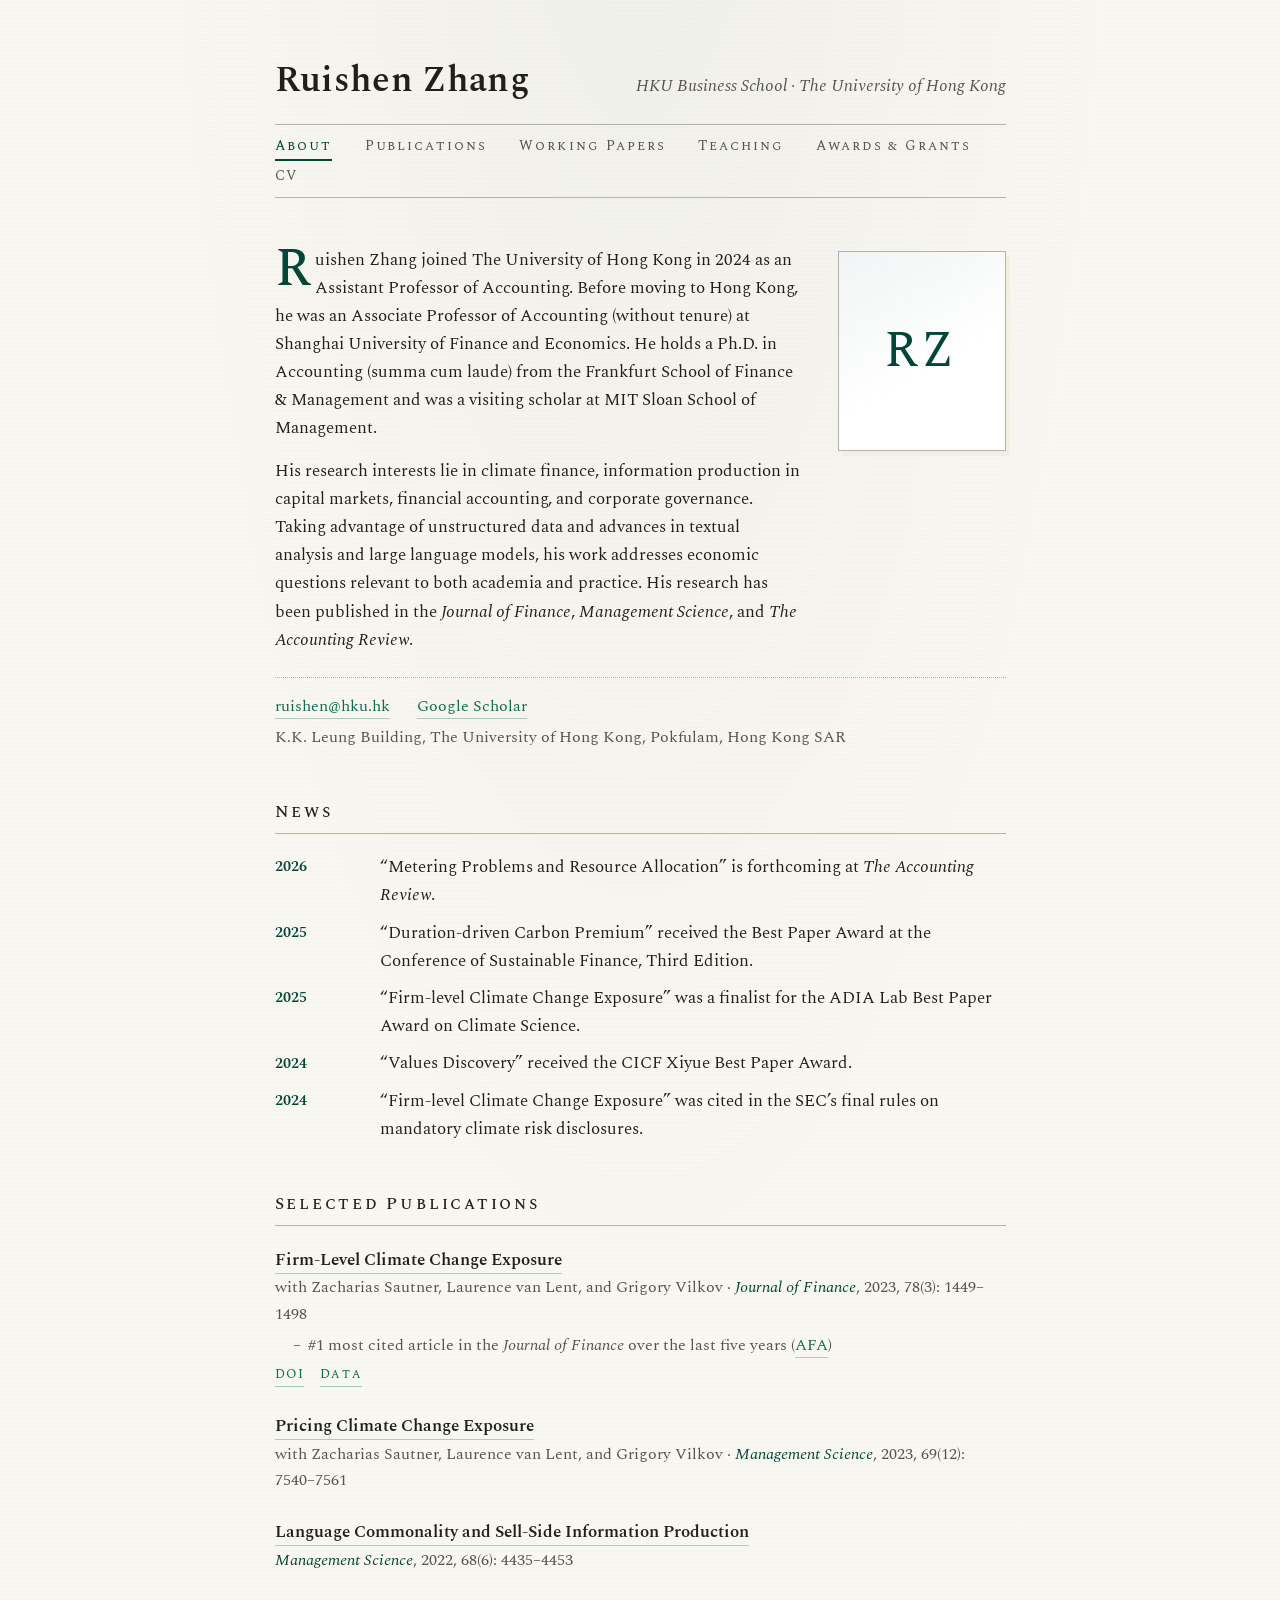
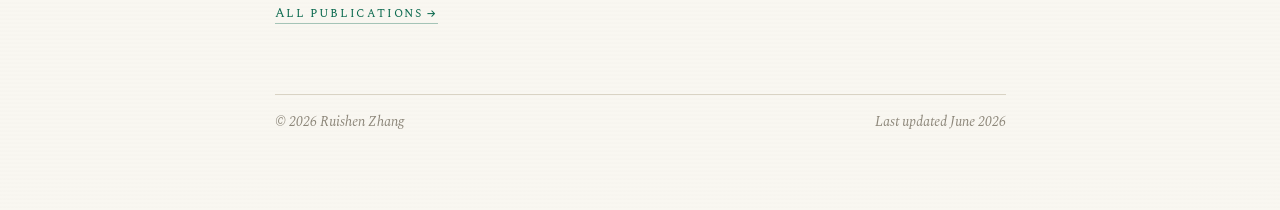
<file: index.html>
<!DOCTYPE html>
<html lang="en">
<head>
<meta charset="utf-8">
<meta name="viewport" content="width=device-width, initial-scale=1">
<title>Ruishen Zhang — Assistant Professor of Accounting, HKU</title>
<meta name="description" content="Ruishen Zhang is an Assistant Professor of Accounting at HKU Business School, The University of Hong Kong. Research on climate finance, information production in capital markets, and corporate governance.">
<link rel="icon" href="assets/favicon.svg" type="image/svg+xml">
<link rel="preconnect" href="https://fonts.googleapis.com">
<link rel="preconnect" href="https://fonts.gstatic.com" crossorigin>
<link href="https://fonts.googleapis.com/css2?family=Spectral:ital,wght@0,400;0,500;0,600;1,400;1,500&family=Spectral+SC:wght@400;500;600&display=swap" rel="stylesheet">
<link rel="stylesheet" href="styles.css">
</head>
<body>
<div class="sheet">

<header>
  <div class="masthead">
    <h1 class="name"><a href="index.html">Ruishen Zhang</a></h1>
    <p class="affiliation">HKU Business School &middot; The University of Hong Kong</p>
  </div>
  <nav class="primary" aria-label="Primary">
    <a href="index.html" aria-current="page">About</a>
    <a href="publications.html">Publications</a>
    <a href="working-papers.html">Working&nbsp;Papers</a>
    <a href="teaching.html">Teaching</a>
    <a href="awards.html">Awards&nbsp;&amp;&nbsp;Grants</a>
    <a href="assets/Ruishen_Zhang_CV.pdf">CV</a>
  </nav>
</header>

<main>

<section class="block">
  <div class="lede">
    <div class="bio">
      <p class="opener">Ruishen Zhang joined The University of Hong Kong in 2024 as an Assistant
      Professor of Accounting. Before moving to Hong Kong, he was an Associate Professor of
      Accounting (without tenure) at Shanghai University of Finance and Economics. He holds a
      Ph.D. in Accounting (summa cum laude) from the Frankfurt School of Finance &amp; Management
      and was a visiting scholar at MIT Sloan School of Management.</p>

      <p>His research interests lie in climate finance, information production in capital
      markets, financial accounting, and corporate governance. Taking advantage of unstructured
      data and advances in textual analysis and large language models, his work addresses
      economic questions relevant to both academia and practice. His research has been published
      in the <em class="journal">Journal of Finance</em>, <em class="journal">Management
      Science</em>, and <em class="journal">The Accounting Review</em>.</p>
    </div>

    <figure class="portrait">
      <!-- To use a photo: drop portrait.jpg into assets/ and replace the div below with
           <img src="assets/portrait.jpg" alt="Ruishen Zhang"> -->
      <div class="monogram">RZ</div>
    </figure>
  </div>

  <div class="contact-line">
    <span><a href="mailto:ruishen@hku.hk">ruishen@hku.hk</a></span>
    <span><a href="https://scholar.google.nl/citations?hl=en&amp;user=lLaJq9oAAAAJ" rel="noopener">Google&nbsp;Scholar</a></span>
    <span>K.K. Leung Building, The University of Hong Kong, Pokfulam, Hong&nbsp;Kong&nbsp;SAR</span>
  </div>
</section>

<section class="block">
  <h2>News</h2>
  <dl class="dated">
    <dt>2026</dt>
    <dd>&ldquo;Metering Problems and Resource Allocation&rdquo; is forthcoming at
      <em class="journal">The Accounting Review</em>.</dd>
    <dt>2025</dt>
    <dd>&ldquo;Duration-driven Carbon Premium&rdquo; received the Best Paper Award at the
      Conference of Sustainable Finance, Third Edition.</dd>
    <dt>2025</dt>
    <dd>&ldquo;Firm-level Climate Change Exposure&rdquo; was a finalist for the ADIA Lab Best
      Paper Award on Climate Science.</dd>
    <dt>2024</dt>
    <dd>&ldquo;Values Discovery&rdquo; received the CICF Xiyue Best Paper Award.</dd>
    <dt>2024</dt>
    <dd>&ldquo;Firm-level Climate Change Exposure&rdquo; was cited in the SEC&rsquo;s final
      rules on mandatory climate risk disclosures.</dd>
  </dl>
</section>

<section class="block">
  <h2>Selected Publications</h2>

  <div class="entry">
    <div class="title"><a href="https://doi.org/10.1111/jofi.13219" rel="noopener">Firm-Level Climate Change Exposure</a></div>
    <div class="meta">with Zacharias Sautner, Laurence van Lent, and Grigory Vilkov &middot;
      <span class="outlet">Journal of Finance</span>, 2023, 78(3): 1449&ndash;1498</div>
    <ul class="notes">
      <li>#1 most cited article in the <em>Journal of Finance</em> over the last five years
        (<a href="https://afajof.org/most-cited-recent-articles/" rel="noopener">AFA</a>)</li>
    </ul>
    <div class="links">
      <a href="https://doi.org/10.1111/jofi.13219" rel="noopener">DOI</a>
      <a href="https://osf.io/fd6jq/" rel="noopener">Data</a>
    </div>
  </div>

  <div class="entry">
    <div class="title"><a href="https://doi.org/10.1287/mnsc.2023.4686" rel="noopener">Pricing Climate Change Exposure</a></div>
    <div class="meta">with Zacharias Sautner, Laurence van Lent, and Grigory Vilkov &middot;
      <span class="outlet">Management Science</span>, 2023, 69(12): 7540&ndash;7561</div>
  </div>

  <div class="entry">
    <div class="title"><a href="https://doi.org/10.1287/mnsc.2021.4059" rel="noopener">Language Commonality and Sell-Side Information Production</a></div>
    <div class="meta"><span class="outlet">Management Science</span>, 2022, 68(6): 4435&ndash;4453</div>
  </div>

  <p style="margin-top:1.2rem"><a class="tag" href="publications.html">All publications &rarr;</a></p>
</section>

</main>

<footer>
  <span>&copy; 2026 Ruishen Zhang</span>
  <span>Last updated June 2026</span>
</footer>

</div>
</body>
</html>
</file>
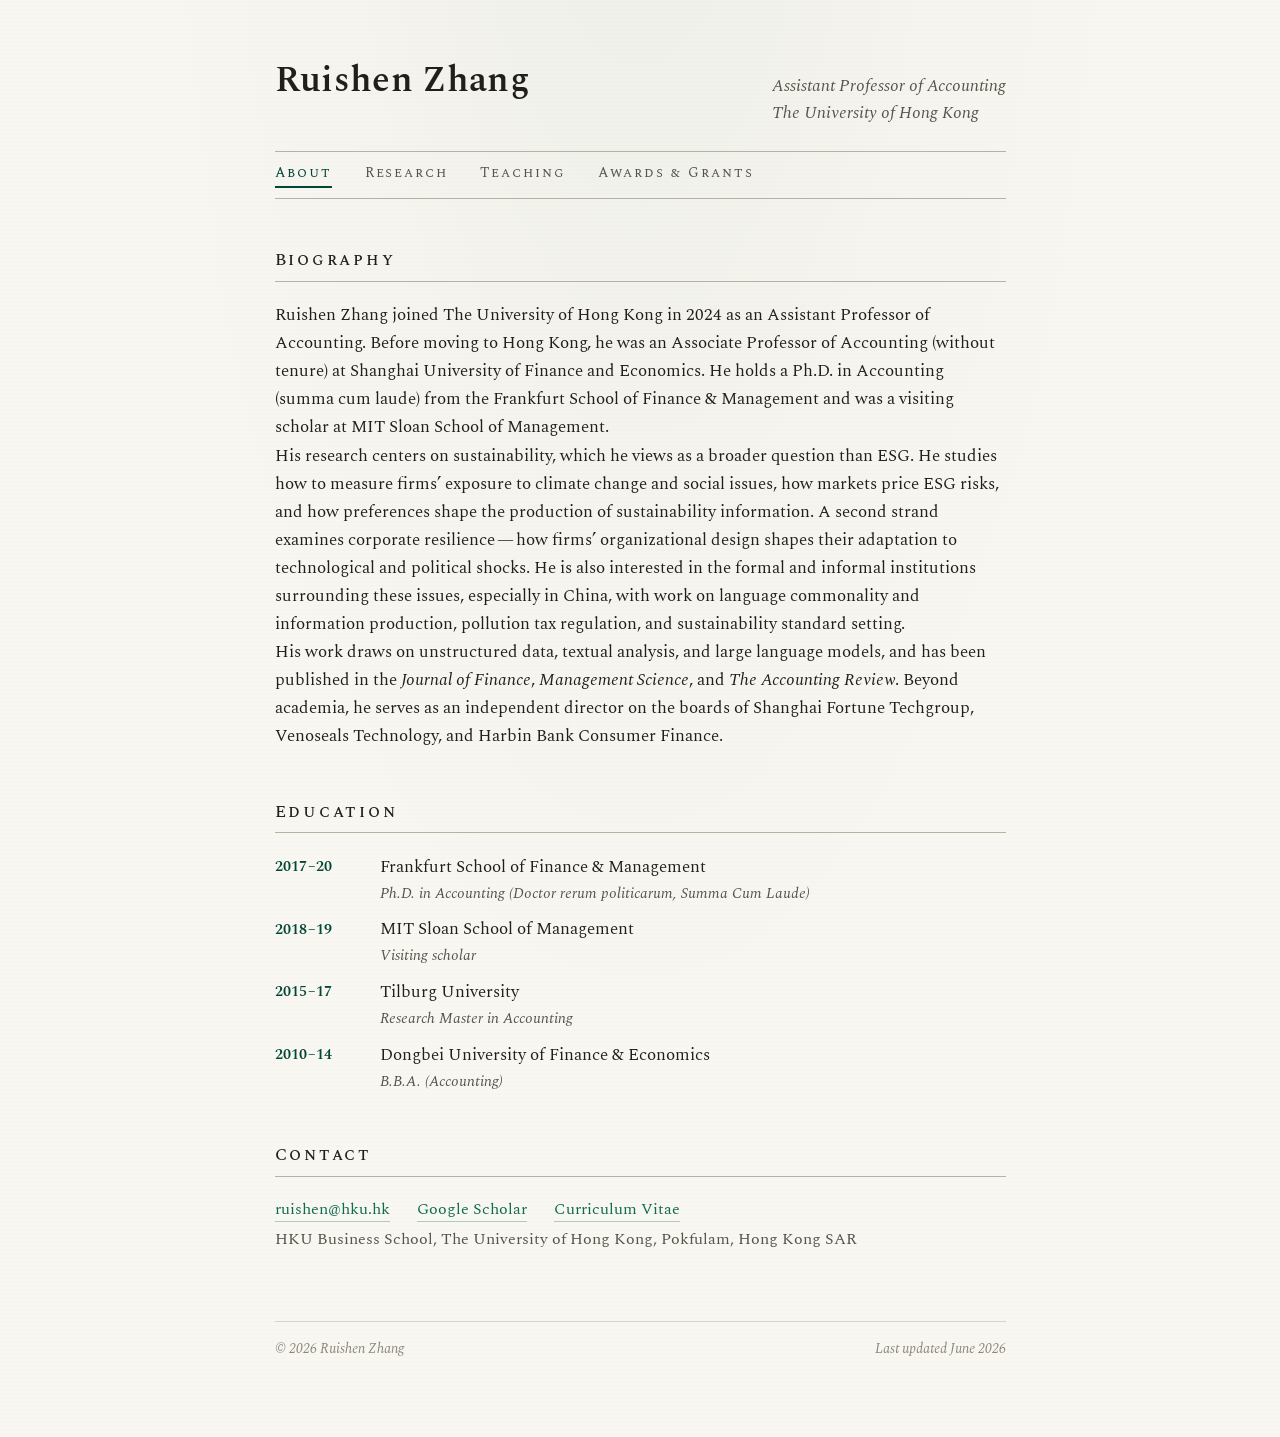
<file: about.html>
<!DOCTYPE html>
<html lang="en">
<head>
<meta charset="utf-8">
<meta name="viewport" content="width=device-width, initial-scale=1">
<title>About — Ruishen Zhang</title>
<meta name="description" content="Biography of Ruishen Zhang, Assistant Professor of Accounting at HKU Business School, The University of Hong Kong.">
<link rel="icon" href="assets/favicon.svg" type="image/svg+xml">
<link rel="preconnect" href="https://fonts.googleapis.com">
<link rel="preconnect" href="https://fonts.gstatic.com" crossorigin>
<link href="https://fonts.googleapis.com/css2?family=Spectral:ital,wght@0,400;0,500;0,600;1,400;1,500&family=Spectral+SC:wght@400;500;600&display=swap" rel="stylesheet">
<link rel="stylesheet" href="styles.css">
</head>
<body>
<div class="sheet">

<header>
  <div class="masthead">
    <h1 class="name"><a href="index.html">Ruishen Zhang</a></h1>
    <p class="affiliation">Assistant Professor of Accounting<br>The University of Hong Kong</p>
  </div>
  <nav class="primary" aria-label="Primary">
    <a href="about.html" aria-current="page">About</a>
    <a href="research.html">Research</a>
    <a href="teaching.html">Teaching</a>
    <a href="awards.html">Awards&nbsp;&amp;&nbsp;Grants</a>
  </nav>
</header>

<main>

<section class="block">
  <h2>Biography</h2>
  <div class="bio">
    <p class="opener">Ruishen Zhang joined The University of Hong Kong in 2024 as an Assistant
    Professor of Accounting. Before moving to Hong Kong, he was an Associate Professor of
    Accounting (without tenure) at Shanghai University of Finance and Economics. He holds a
    Ph.D. in Accounting (summa cum laude) from the Frankfurt School of Finance &amp; Management
    and was a visiting scholar at MIT Sloan School of Management.</p>

    <p>His research centers on sustainability, which he views as a broader question than ESG.
    He studies how to measure firms&rsquo; exposure to climate change and social issues, how
    markets price ESG risks, and how preferences shape the production of sustainability
    information. A second strand examines corporate resilience&thinsp;&mdash;&thinsp;how
    firms&rsquo; organizational design shapes their adaptation to technological and political
    shocks. He is also interested in the formal and informal institutions surrounding these
    issues, especially in China, with work on language commonality and information production,
    pollution tax regulation, and sustainability standard setting.</p>

    <p>His work draws on unstructured data, textual analysis, and large language models, and
    has been published in the <em class="journal">Journal of Finance</em>,
    <em class="journal">Management Science</em>, and <em class="journal">The Accounting
    Review</em>. Beyond academia, he serves as an independent director on the boards of
    Shanghai Fortune Techgroup, Venoseals Technology, and Harbin Bank Consumer Finance.</p>
  </div>
</section>

<section class="block">
  <h2>Education</h2>
  <dl class="dated">
    <dt>2017&ndash;20</dt>
    <dd>Frankfurt School of Finance &amp; Management
      <span class="sub">Ph.D. in Accounting (Doctor rerum politicarum, Summa Cum Laude)</span></dd>
    <dt>2018&ndash;19</dt>
    <dd>MIT Sloan School of Management
      <span class="sub">Visiting scholar</span></dd>
    <dt>2015&ndash;17</dt>
    <dd>Tilburg University
      <span class="sub">Research Master in Accounting</span></dd>
    <dt>2010&ndash;14</dt>
    <dd>Dongbei University of Finance &amp; Economics
      <span class="sub">B.B.A. (Accounting)</span></dd>
  </dl>
</section>

<section class="block">
  <h2>Contact</h2>
  <div class="contact-line" style="border-top:none; padding-top:0; margin-top:0">
    <span><a href="mailto:ruishen@hku.hk">ruishen@hku.hk</a></span>
    <span><a href="https://scholar.google.nl/citations?hl=en&amp;user=lLaJq9oAAAAJ" rel="noopener">Google&nbsp;Scholar</a></span>
    <span><a href="assets/Ruishen_Zhang_CV.pdf">Curriculum&nbsp;Vitae</a></span>
    <span>HKU Business School, The University of Hong Kong, Pokfulam, Hong&nbsp;Kong&nbsp;SAR</span>
  </div>
</section>

</main>

<footer>
  <span>&copy; 2026 Ruishen Zhang</span>
  <span>Last updated June 2026</span>
</footer>

</div>
</body>
</html>
</file>
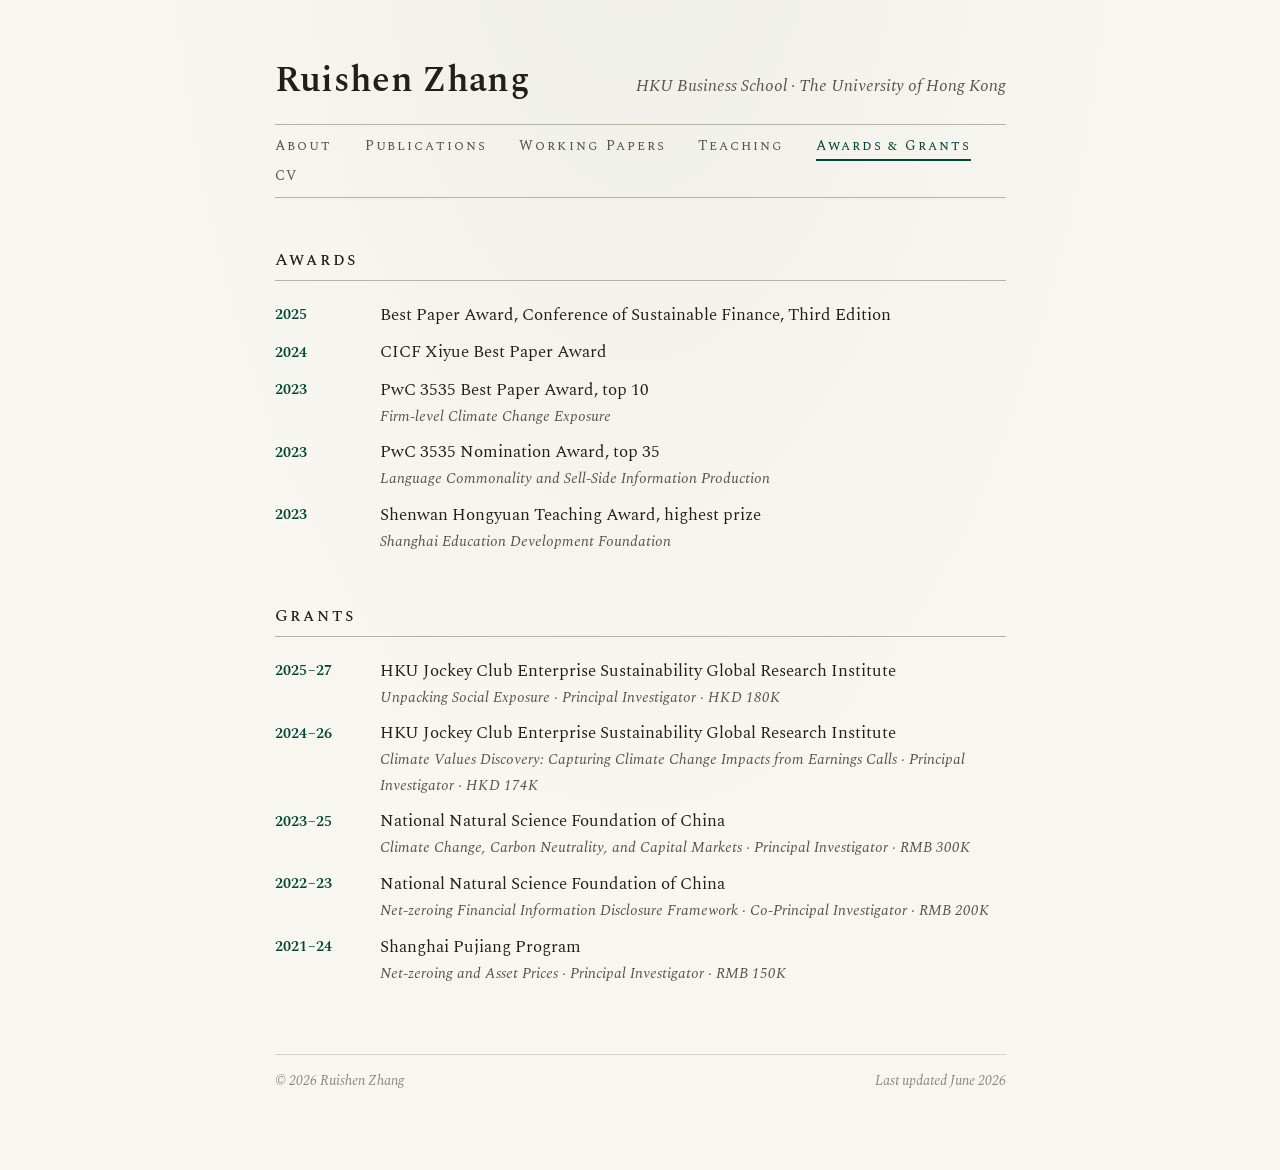
<file: awards.html>
<!DOCTYPE html>
<html lang="en">
<head>
<meta charset="utf-8">
<meta name="viewport" content="width=device-width, initial-scale=1">
<title>Awards &amp; Grants — Ruishen Zhang</title>
<meta name="description" content="Awards, honors, and research grants of Ruishen Zhang.">
<link rel="icon" href="assets/favicon.svg" type="image/svg+xml">
<link rel="preconnect" href="https://fonts.googleapis.com">
<link rel="preconnect" href="https://fonts.gstatic.com" crossorigin>
<link href="https://fonts.googleapis.com/css2?family=Spectral:ital,wght@0,400;0,500;0,600;1,400;1,500&family=Spectral+SC:wght@400;500;600&display=swap" rel="stylesheet">
<link rel="stylesheet" href="styles.css">
</head>
<body>
<div class="sheet">

<header>
  <div class="masthead">
    <h1 class="name"><a href="index.html">Ruishen Zhang</a></h1>
    <p class="affiliation">HKU Business School &middot; The University of Hong Kong</p>
  </div>
  <nav class="primary" aria-label="Primary">
    <a href="index.html">About</a>
    <a href="publications.html">Publications</a>
    <a href="working-papers.html">Working&nbsp;Papers</a>
    <a href="teaching.html">Teaching</a>
    <a href="awards.html" aria-current="page">Awards&nbsp;&amp;&nbsp;Grants</a>
    <a href="assets/Ruishen_Zhang_CV.pdf">CV</a>
  </nav>
</header>

<main>

<section class="block">
  <h2>Awards</h2>
  <dl class="dated">
    <dt>2025</dt>
    <dd>Best Paper Award, Conference of Sustainable Finance, Third Edition</dd>
    <dt>2024</dt>
    <dd>CICF Xiyue Best Paper Award</dd>
    <dt>2023</dt>
    <dd>PwC 3535 Best Paper Award, top 10
      <span class="sub">Firm-level Climate Change Exposure</span></dd>
    <dt>2023</dt>
    <dd>PwC 3535 Nomination Award, top 35
      <span class="sub">Language Commonality and Sell-Side Information Production</span></dd>
    <dt>2023</dt>
    <dd>Shenwan Hongyuan Teaching Award, highest prize
      <span class="sub">Shanghai Education Development Foundation</span></dd>
  </dl>
</section>

<section class="block">
  <h2>Grants</h2>
  <dl class="dated">
    <dt>2025&ndash;27</dt>
    <dd>HKU Jockey Club Enterprise Sustainability Global Research Institute
      <span class="sub">Unpacking Social Exposure &middot; Principal Investigator &middot; HKD 180K</span></dd>
    <dt>2024&ndash;26</dt>
    <dd>HKU Jockey Club Enterprise Sustainability Global Research Institute
      <span class="sub">Climate Values Discovery: Capturing Climate Change Impacts from Earnings Calls &middot; Principal Investigator &middot; HKD 174K</span></dd>
    <dt>2023&ndash;25</dt>
    <dd>National Natural Science Foundation of China
      <span class="sub">Climate Change, Carbon Neutrality, and Capital Markets &middot; Principal Investigator &middot; RMB 300K</span></dd>
    <dt>2022&ndash;23</dt>
    <dd>National Natural Science Foundation of China
      <span class="sub">Net-zeroing Financial Information Disclosure Framework &middot; Co-Principal Investigator &middot; RMB 200K</span></dd>
    <dt>2021&ndash;24</dt>
    <dd>Shanghai Pujiang Program
      <span class="sub">Net-zeroing and Asset Prices &middot; Principal Investigator &middot; RMB 150K</span></dd>
  </dl>
</section>

</main>

<footer>
  <span>&copy; 2026 Ruishen Zhang</span>
  <span>Last updated June 2026</span>
</footer>

</div>
</body>
</html>
</file>
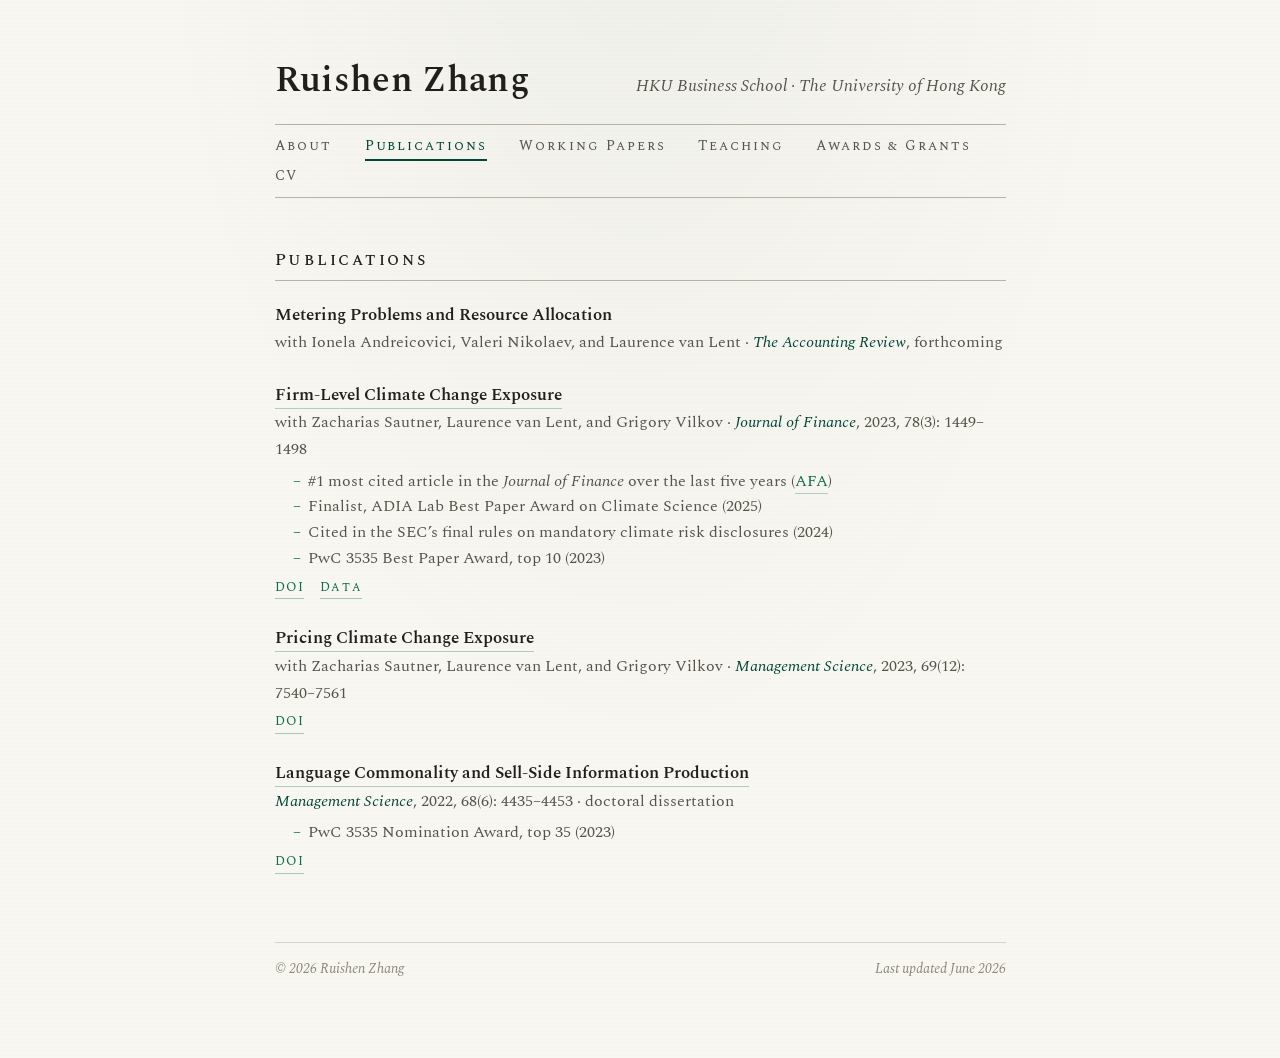
<file: publications.html>
<!DOCTYPE html>
<html lang="en">
<head>
<meta charset="utf-8">
<meta name="viewport" content="width=device-width, initial-scale=1">
<title>Publications — Ruishen Zhang</title>
<meta name="description" content="Publications of Ruishen Zhang in the Journal of Finance, Management Science, and The Accounting Review.">
<link rel="icon" href="assets/favicon.svg" type="image/svg+xml">
<link rel="preconnect" href="https://fonts.googleapis.com">
<link rel="preconnect" href="https://fonts.gstatic.com" crossorigin>
<link href="https://fonts.googleapis.com/css2?family=Spectral:ital,wght@0,400;0,500;0,600;1,400;1,500&family=Spectral+SC:wght@400;500;600&display=swap" rel="stylesheet">
<link rel="stylesheet" href="styles.css">
</head>
<body>
<div class="sheet">

<header>
  <div class="masthead">
    <h1 class="name"><a href="index.html">Ruishen Zhang</a></h1>
    <p class="affiliation">HKU Business School &middot; The University of Hong Kong</p>
  </div>
  <nav class="primary" aria-label="Primary">
    <a href="index.html">About</a>
    <a href="publications.html" aria-current="page">Publications</a>
    <a href="working-papers.html">Working&nbsp;Papers</a>
    <a href="teaching.html">Teaching</a>
    <a href="awards.html">Awards&nbsp;&amp;&nbsp;Grants</a>
    <a href="assets/Ruishen_Zhang_CV.pdf">CV</a>
  </nav>
</header>

<main>

<section class="block">
  <h2>Publications</h2>

  <div class="entry">
    <div class="title">Metering Problems and Resource Allocation</div>
    <div class="meta">with Ionela Andreicovici, Valeri Nikolaev, and Laurence van Lent &middot;
      <span class="outlet">The Accounting Review</span>, forthcoming</div>
  </div>

  <div class="entry">
    <div class="title"><a href="https://doi.org/10.1111/jofi.13219" rel="noopener">Firm-Level Climate Change Exposure</a></div>
    <div class="meta">with Zacharias Sautner, Laurence van Lent, and Grigory Vilkov &middot;
      <span class="outlet">Journal of Finance</span>, 2023, 78(3): 1449&ndash;1498</div>
    <ul class="notes">
      <li>#1 most cited article in the <em>Journal of Finance</em> over the last five years
        (<a href="https://afajof.org/most-cited-recent-articles/" rel="noopener">AFA</a>)</li>
      <li>Finalist, ADIA Lab Best Paper Award on Climate Science (2025)</li>
      <li>Cited in the SEC&rsquo;s final rules on mandatory climate risk disclosures (2024)</li>
      <li>PwC 3535 Best Paper Award, top 10 (2023)</li>
    </ul>
    <div class="links">
      <a href="https://doi.org/10.1111/jofi.13219" rel="noopener">DOI</a>
      <a href="https://osf.io/fd6jq/" rel="noopener">Data</a>
    </div>
  </div>

  <div class="entry">
    <div class="title"><a href="https://doi.org/10.1287/mnsc.2023.4686" rel="noopener">Pricing Climate Change Exposure</a></div>
    <div class="meta">with Zacharias Sautner, Laurence van Lent, and Grigory Vilkov &middot;
      <span class="outlet">Management Science</span>, 2023, 69(12): 7540&ndash;7561</div>
    <div class="links">
      <a href="https://doi.org/10.1287/mnsc.2023.4686" rel="noopener">DOI</a>
    </div>
  </div>

  <div class="entry">
    <div class="title"><a href="https://doi.org/10.1287/mnsc.2021.4059" rel="noopener">Language Commonality and Sell-Side Information Production</a></div>
    <div class="meta"><span class="outlet">Management Science</span>, 2022, 68(6): 4435&ndash;4453
      &middot; doctoral dissertation</div>
    <ul class="notes">
      <li>PwC 3535 Nomination Award, top 35 (2023)</li>
    </ul>
    <div class="links">
      <a href="https://doi.org/10.1287/mnsc.2021.4059" rel="noopener">DOI</a>
    </div>
  </div>

</section>

</main>

<footer>
  <span>&copy; 2026 Ruishen Zhang</span>
  <span>Last updated June 2026</span>
</footer>

</div>
</body>
</html>
</file>
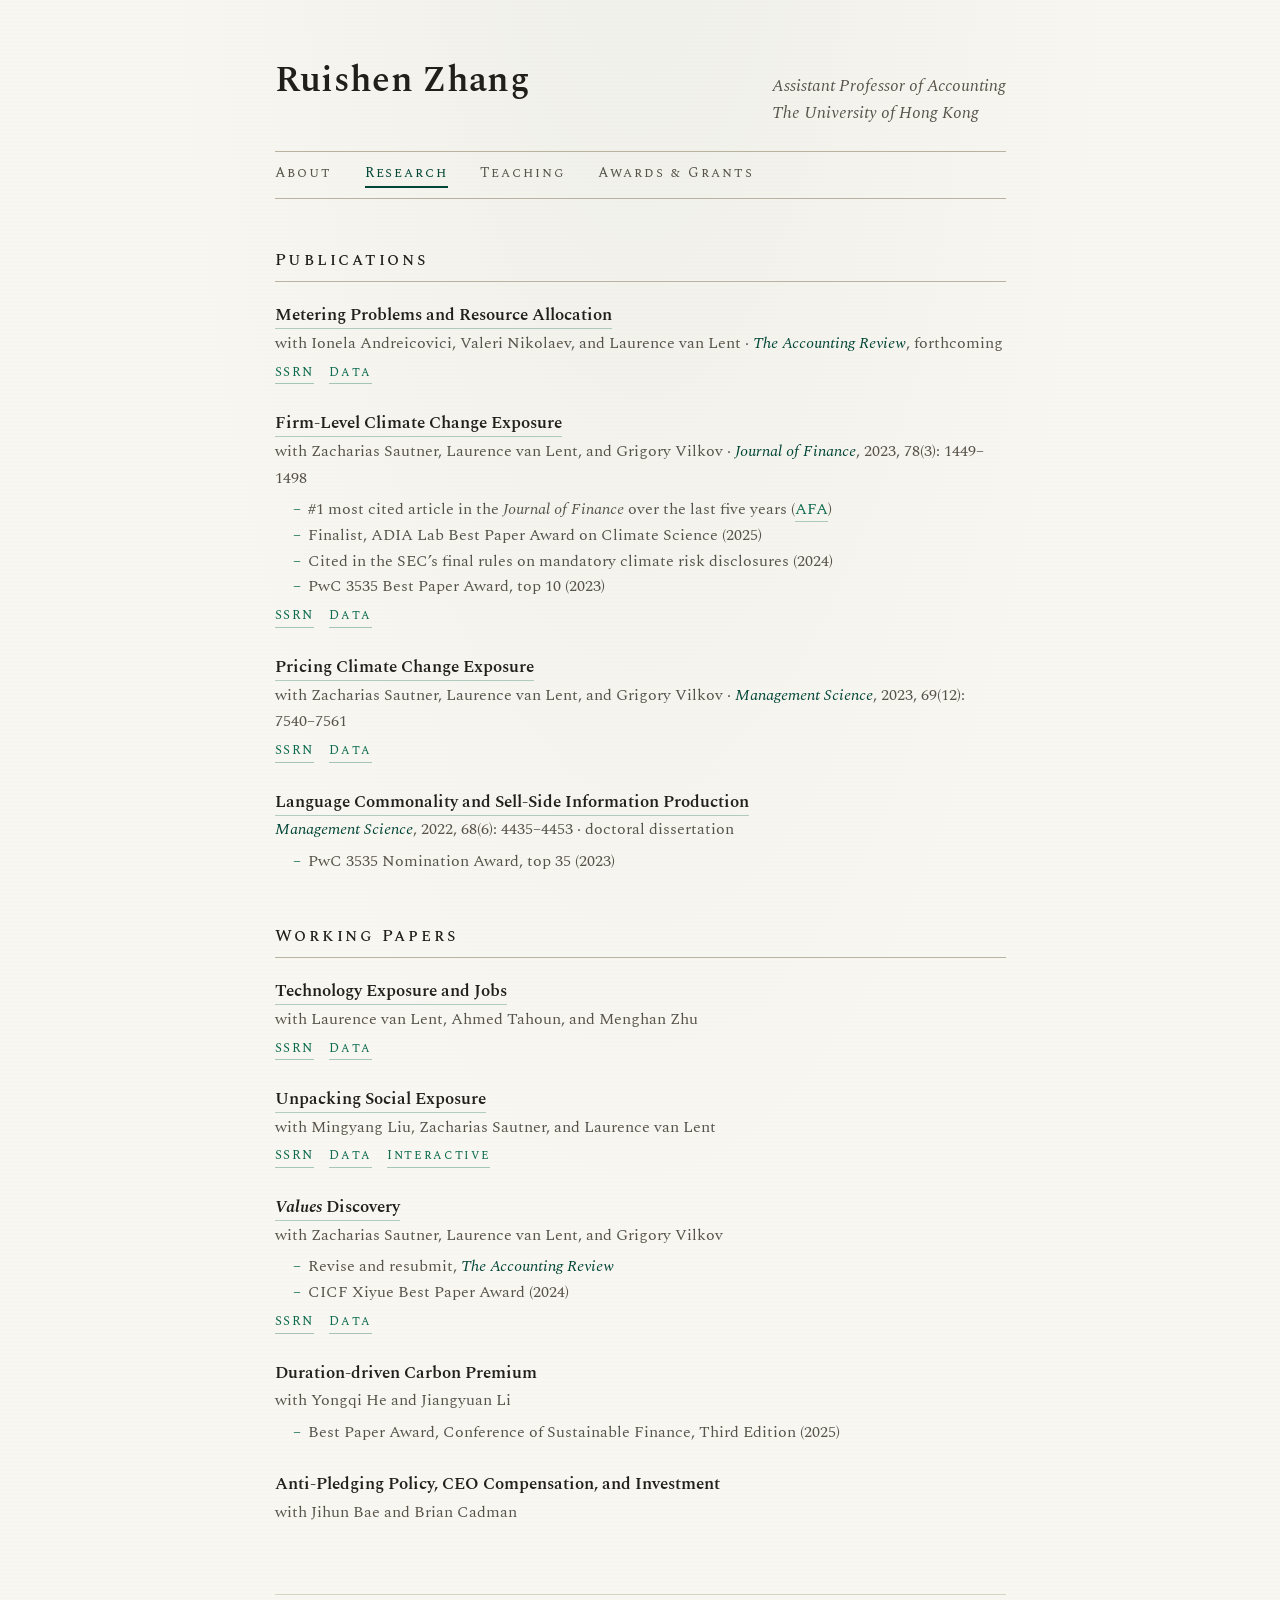
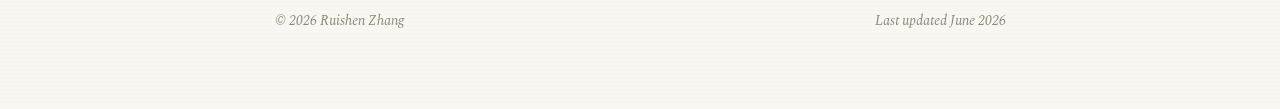
<file: research.html>
<!DOCTYPE html>
<html lang="en">
<head>
<meta charset="utf-8">
<meta name="viewport" content="width=device-width, initial-scale=1">
<title>Research — Ruishen Zhang</title>
<meta name="description" content="Publications and working papers by Ruishen Zhang: climate and social exposure measurement, ESG risk pricing, sustainability information, and corporate resilience.">
<link rel="icon" href="assets/favicon.svg" type="image/svg+xml">
<link rel="preconnect" href="https://fonts.googleapis.com">
<link rel="preconnect" href="https://fonts.gstatic.com" crossorigin>
<link href="https://fonts.googleapis.com/css2?family=Spectral:ital,wght@0,400;0,500;0,600;1,400;1,500&family=Spectral+SC:wght@400;500;600&display=swap" rel="stylesheet">
<link rel="stylesheet" href="styles.css">
</head>
<body>
<div class="sheet">

<header>
  <div class="masthead">
    <h1 class="name"><a href="index.html">Ruishen Zhang</a></h1>
    <p class="affiliation">Assistant Professor of Accounting<br>The University of Hong Kong</p>
  </div>
  <nav class="primary" aria-label="Primary">
    <a href="about.html">About</a>
    <a href="research.html" aria-current="page">Research</a>
    <a href="teaching.html">Teaching</a>
    <a href="awards.html">Awards&nbsp;&amp;&nbsp;Grants</a>
  </nav>
</header>

<main>

<section class="block">
  <h2>Publications</h2>

  <div class="entry">
    <div class="title"><a href="https://publications.aaahq.org/accounting-review/article/doi/10.2308/TAR-2024-0698/23922" rel="noopener">Metering Problems and Resource Allocation</a></div>
    <div class="meta">with Ionela Andreicovici, Valeri Nikolaev, and Laurence van Lent &middot;
      <span class="outlet">The Accounting Review</span>, forthcoming</div>
    <div class="links">
      <a href="https://papers.ssrn.com/sol3/papers.cfm?abstract_id=3853951" rel="noopener">SSRN</a>
      <a href="https://osf.io/szgk3/" rel="noopener">Data</a>
    </div>
  </div>

  <div class="entry">
    <div class="title"><a href="https://papers.ssrn.com/sol3/papers.cfm?abstract_id=3642508" rel="noopener">Firm-Level Climate Change Exposure</a></div>
    <div class="meta">with Zacharias Sautner, Laurence van Lent, and Grigory Vilkov &middot;
      <span class="outlet">Journal of Finance</span>, 2023, 78(3): 1449&ndash;1498</div>
    <ul class="notes">
      <li>#1 most cited article in the <em>Journal of Finance</em> over the last five years
        (<a href="https://afajof.org/most-cited-recent-articles/" rel="noopener">AFA</a>)</li>
      <li>Finalist, ADIA Lab Best Paper Award on Climate Science (2025)</li>
      <li>Cited in the SEC&rsquo;s final rules on mandatory climate risk disclosures (2024)</li>
      <li>PwC 3535 Best Paper Award, top 10 (2023)</li>
    </ul>
    <div class="links">
      <a href="https://papers.ssrn.com/sol3/papers.cfm?abstract_id=3642508" rel="noopener">SSRN</a>
      <a href="https://osf.io/fd6jq/" rel="noopener">Data</a>
    </div>
  </div>

  <div class="entry">
    <div class="title"><a href="https://papers.ssrn.com/sol3/papers.cfm?abstract_id=3792366" rel="noopener">Pricing Climate Change Exposure</a></div>
    <div class="meta">with Zacharias Sautner, Laurence van Lent, and Grigory Vilkov &middot;
      <span class="outlet">Management Science</span>, 2023, 69(12): 7540&ndash;7561</div>
    <div class="links">
      <a href="https://papers.ssrn.com/sol3/papers.cfm?abstract_id=3792366" rel="noopener">SSRN</a>
      <a href="https://osf.io/fd6jq/" rel="noopener">Data</a>
    </div>
  </div>

  <div class="entry">
    <div class="title"><a href="https://pubsonline.informs.org/doi/10.1287/mnsc.2021.4059" rel="noopener">Language Commonality and Sell-Side Information Production</a></div>
    <div class="meta"><span class="outlet">Management Science</span>, 2022, 68(6): 4435&ndash;4453
      &middot; doctoral dissertation</div>
    <ul class="notes">
      <li>PwC 3535 Nomination Award, top 35 (2023)</li>
    </ul>
  </div>

</section>

<section class="block">
  <h2>Working Papers</h2>

  <div class="entry">
    <div class="title"><a href="https://papers.ssrn.com/sol3/papers.cfm?abstract_id=6581141" rel="noopener">Technology Exposure and Jobs</a></div>
    <div class="meta">with Laurence van Lent, Ahmed Tahoun, and Menghan Zhu</div>
    <div class="links">
      <a href="https://papers.ssrn.com/sol3/papers.cfm?abstract_id=6581141" rel="noopener">SSRN</a>
      <a href="https://osf.io/d79r6/" rel="noopener">Data</a>
    </div>
  </div>

  <div class="entry">
    <div class="title"><a href="https://papers.ssrn.com/sol3/papers.cfm?abstract_id=6770779" rel="noopener">Unpacking Social Exposure</a></div>
    <div class="meta">with Mingyang Liu, Zacharias Sautner, and Laurence van Lent</div>
    <div class="links">
      <a href="https://papers.ssrn.com/sol3/papers.cfm?abstract_id=6770779" rel="noopener">SSRN</a>
      <a href="https://osf.io/kawbj/" rel="noopener">Data</a>
      <a href="https://cepheusl.github.io/social_exposure_web/index.html" rel="noopener">Interactive</a>
    </div>
  </div>

  <div class="entry">
    <div class="title"><a href="https://papers.ssrn.com/sol3/papers.cfm?abstract_id=4596668" rel="noopener"><em>Values</em> Discovery</a></div>
    <div class="meta">with Zacharias Sautner, Laurence van Lent, and Grigory Vilkov</div>
    <ul class="notes">
      <li>Revise and resubmit, <span class="outlet">The Accounting Review</span></li>
      <li>CICF Xiyue Best Paper Award (2024)</li>
    </ul>
    <div class="links">
      <a href="https://papers.ssrn.com/sol3/papers.cfm?abstract_id=4596668" rel="noopener">SSRN</a>
      <a href="https://osf.io/5amjp/" rel="noopener">Data</a>
    </div>
  </div>

  <div class="entry">
    <div class="title">Duration-driven Carbon Premium</div>
    <div class="meta">with Yongqi He and Jiangyuan Li</div>
    <ul class="notes">
      <li>Best Paper Award, Conference of Sustainable Finance, Third Edition (2025)</li>
    </ul>
  </div>

  <div class="entry">
    <div class="title">Anti-Pledging Policy, CEO Compensation, and Investment</div>
    <div class="meta">with Jihun Bae and Brian Cadman</div>
  </div>

</section>

</main>

<footer>
  <span>&copy; 2026 Ruishen Zhang</span>
  <span>Last updated June 2026</span>
</footer>

</div>
</body>
</html>
</file>
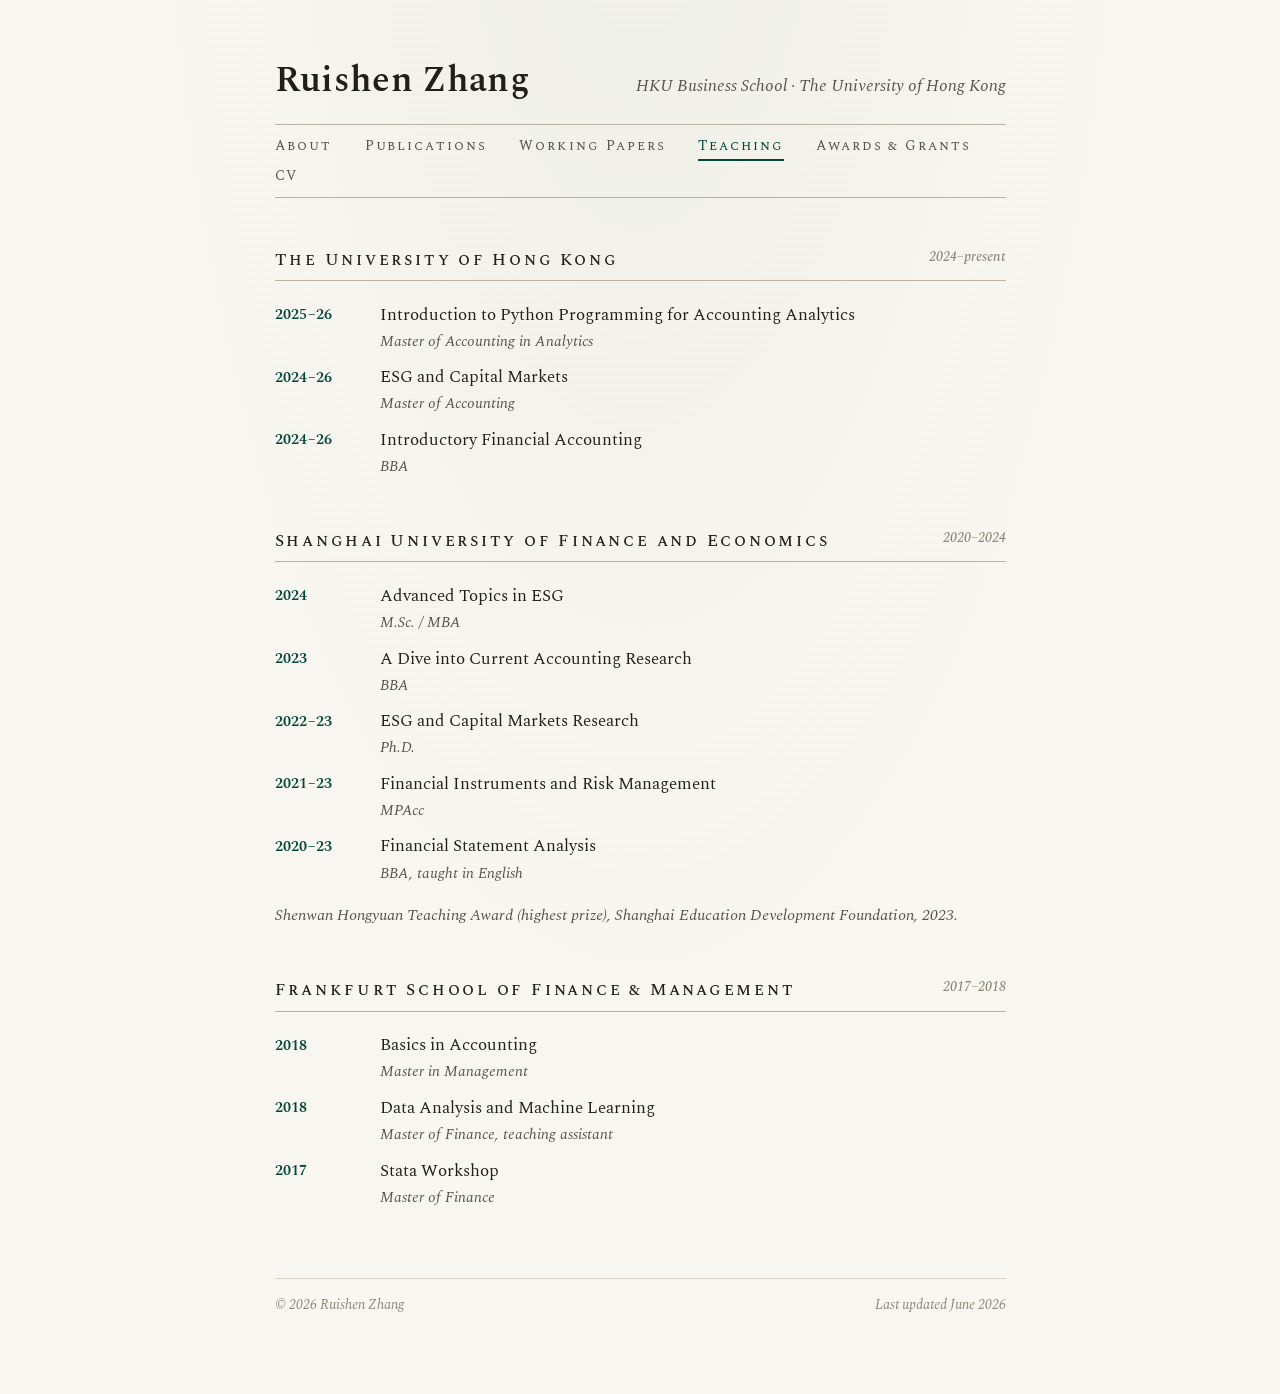
<file: teaching.html>
<!DOCTYPE html>
<html lang="en">
<head>
<meta charset="utf-8">
<meta name="viewport" content="width=device-width, initial-scale=1">
<title>Teaching — Ruishen Zhang</title>
<meta name="description" content="Teaching by Ruishen Zhang at HKU Business School, Shanghai University of Finance and Economics, and Frankfurt School of Finance & Management.">
<link rel="icon" href="assets/favicon.svg" type="image/svg+xml">
<link rel="preconnect" href="https://fonts.googleapis.com">
<link rel="preconnect" href="https://fonts.gstatic.com" crossorigin>
<link href="https://fonts.googleapis.com/css2?family=Spectral:ital,wght@0,400;0,500;0,600;1,400;1,500&family=Spectral+SC:wght@400;500;600&display=swap" rel="stylesheet">
<link rel="stylesheet" href="styles.css">
</head>
<body>
<div class="sheet">

<header>
  <div class="masthead">
    <h1 class="name"><a href="index.html">Ruishen Zhang</a></h1>
    <p class="affiliation">HKU Business School &middot; The University of Hong Kong</p>
  </div>
  <nav class="primary" aria-label="Primary">
    <a href="index.html">About</a>
    <a href="publications.html">Publications</a>
    <a href="working-papers.html">Working&nbsp;Papers</a>
    <a href="teaching.html" aria-current="page">Teaching</a>
    <a href="awards.html">Awards&nbsp;&amp;&nbsp;Grants</a>
    <a href="assets/Ruishen_Zhang_CV.pdf">CV</a>
  </nav>
</header>

<main>

<section class="block">
  <h2>The University of Hong Kong <span class="annus">2024&ndash;present</span></h2>
  <dl class="dated">
    <dt>2025&ndash;26</dt>
    <dd>Introduction to Python Programming for Accounting Analytics
      <span class="sub">Master of Accounting in Analytics</span></dd>
    <dt>2024&ndash;26</dt>
    <dd>ESG and Capital Markets
      <span class="sub">Master of Accounting</span></dd>
    <dt>2024&ndash;26</dt>
    <dd>Introductory Financial Accounting
      <span class="sub">BBA</span></dd>
  </dl>
</section>

<section class="block">
  <h2>Shanghai University of Finance and Economics <span class="annus">2020&ndash;2024</span></h2>
  <dl class="dated">
    <dt>2024</dt>
    <dd>Advanced Topics in ESG <span class="sub">M.Sc. / MBA</span></dd>
    <dt>2023</dt>
    <dd>A Dive into Current Accounting Research <span class="sub">BBA</span></dd>
    <dt>2022&ndash;23</dt>
    <dd>ESG and Capital Markets Research <span class="sub">Ph.D.</span></dd>
    <dt>2021&ndash;23</dt>
    <dd>Financial Instruments and Risk Management <span class="sub">MPAcc</span></dd>
    <dt>2020&ndash;23</dt>
    <dd>Financial Statement Analysis <span class="sub">BBA, taught in English</span></dd>
  </dl>
  <p style="margin-top:1rem; font-size:0.92rem; font-style:italic; color:var(--ink-soft)">
    Shenwan Hongyuan Teaching Award (highest prize), Shanghai Education Development
    Foundation, 2023.</p>
</section>

<section class="block">
  <h2>Frankfurt School of Finance &amp; Management <span class="annus">2017&ndash;2018</span></h2>
  <dl class="dated">
    <dt>2018</dt>
    <dd>Basics in Accounting <span class="sub">Master in Management</span></dd>
    <dt>2018</dt>
    <dd>Data Analysis and Machine Learning <span class="sub">Master of Finance, teaching assistant</span></dd>
    <dt>2017</dt>
    <dd>Stata Workshop <span class="sub">Master of Finance</span></dd>
  </dl>
</section>

</main>

<footer>
  <span>&copy; 2026 Ruishen Zhang</span>
  <span>Last updated June 2026</span>
</footer>

</div>
</body>
</html>
</file>
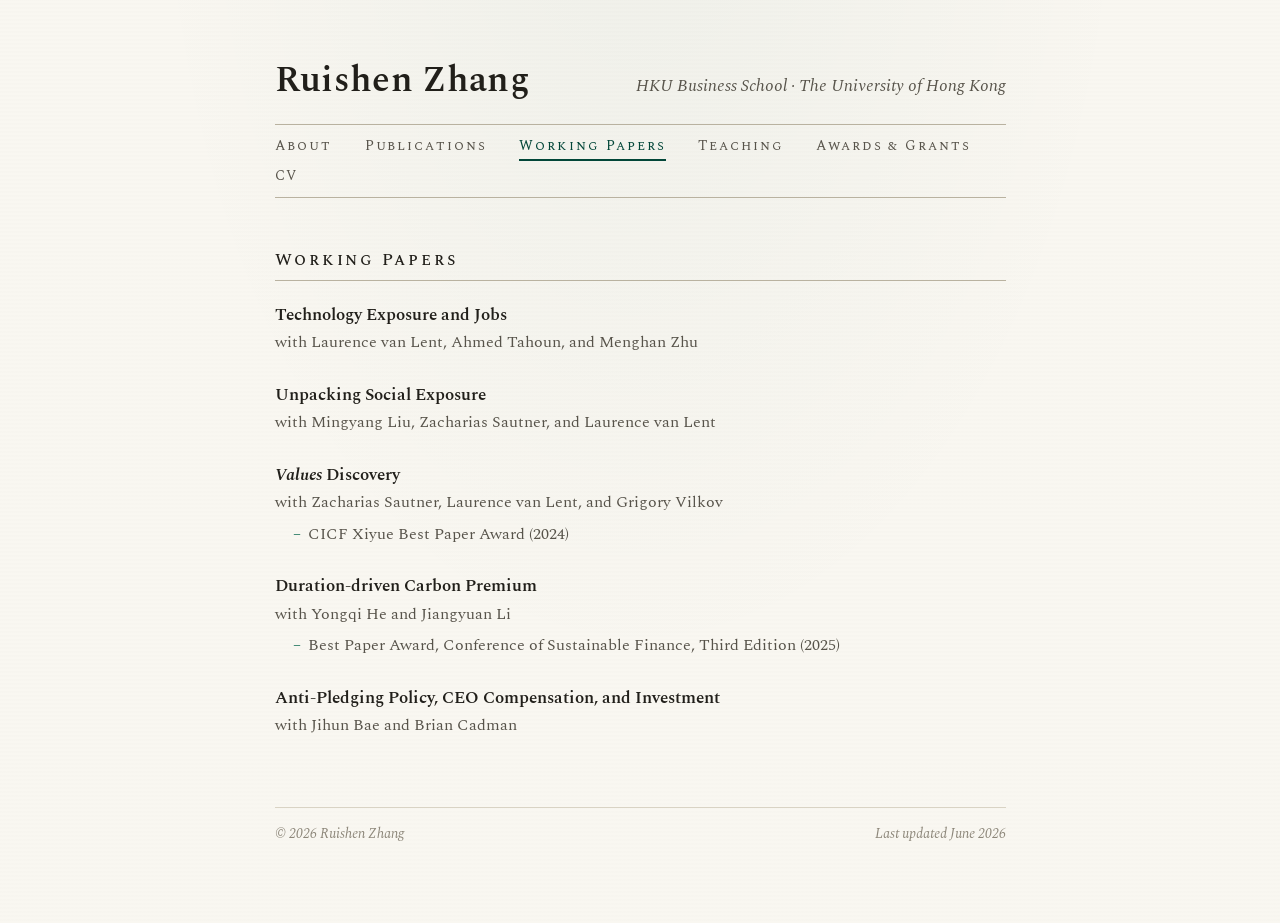
<file: working-papers.html>
<!DOCTYPE html>
<html lang="en">
<head>
<meta charset="utf-8">
<meta name="viewport" content="width=device-width, initial-scale=1">
<title>Working Papers — Ruishen Zhang</title>
<meta name="description" content="Working papers by Ruishen Zhang on climate finance, technology exposure, social exposure, and corporate governance.">
<link rel="icon" href="assets/favicon.svg" type="image/svg+xml">
<link rel="preconnect" href="https://fonts.googleapis.com">
<link rel="preconnect" href="https://fonts.gstatic.com" crossorigin>
<link href="https://fonts.googleapis.com/css2?family=Spectral:ital,wght@0,400;0,500;0,600;1,400;1,500&family=Spectral+SC:wght@400;500;600&display=swap" rel="stylesheet">
<link rel="stylesheet" href="styles.css">
</head>
<body>
<div class="sheet">

<header>
  <div class="masthead">
    <h1 class="name"><a href="index.html">Ruishen Zhang</a></h1>
    <p class="affiliation">HKU Business School &middot; The University of Hong Kong</p>
  </div>
  <nav class="primary" aria-label="Primary">
    <a href="index.html">About</a>
    <a href="publications.html">Publications</a>
    <a href="working-papers.html" aria-current="page">Working&nbsp;Papers</a>
    <a href="teaching.html">Teaching</a>
    <a href="awards.html">Awards&nbsp;&amp;&nbsp;Grants</a>
    <a href="assets/Ruishen_Zhang_CV.pdf">CV</a>
  </nav>
</header>

<main>

<section class="block">
  <h2>Working Papers</h2>

  <div class="entry">
    <div class="title">Technology Exposure and Jobs</div>
    <div class="meta">with Laurence van Lent, Ahmed Tahoun, and Menghan Zhu</div>
  </div>

  <div class="entry">
    <div class="title">Unpacking Social Exposure</div>
    <div class="meta">with Mingyang Liu, Zacharias Sautner, and Laurence van Lent</div>
  </div>

  <div class="entry">
    <div class="title"><em>Values</em> Discovery</div>
    <div class="meta">with Zacharias Sautner, Laurence van Lent, and Grigory Vilkov</div>
    <ul class="notes">
      <li>CICF Xiyue Best Paper Award (2024)</li>
    </ul>
  </div>

  <div class="entry">
    <div class="title">Duration-driven Carbon Premium</div>
    <div class="meta">with Yongqi He and Jiangyuan Li</div>
    <ul class="notes">
      <li>Best Paper Award, Conference of Sustainable Finance, Third Edition (2025)</li>
    </ul>
  </div>

  <div class="entry">
    <div class="title">Anti-Pledging Policy, CEO Compensation, and Investment</div>
    <div class="meta">with Jihun Bae and Brian Cadman</div>
  </div>

</section>

</main>

<footer>
  <span>&copy; 2026 Ruishen Zhang</span>
  <span>Last updated June 2026</span>
</footer>

</div>
</body>
</html>
</file>
<file: styles.css>
/* ==========================================================================
   ruishenzhang.com — editorial stylesheet
   Typeset to echo a LaTeX CV: Spectral serif, small-caps section heads,
   hairline rules, warm paper ground, HKU deep green as the single accent.
   ========================================================================== */

:root {
  --paper: #f9f7f1;
  --paper-deep: #f1eee4;
  --ink: #211f1a;
  --ink-soft: #57534a;
  --ink-faint: #8d877a;
  --green: #024638;        /* HKU deep green */
  --green-bright: #0d6b50;
  --rule: #d9d3c4;
  --rule-strong: #b9b2a0;
  --serif: "Spectral", "Palatino Linotype", Palatino, Georgia, serif;
  --caps: "Spectral SC", "Spectral", Palatino, Georgia, serif;
  --measure: 46rem;
}

* { margin: 0; padding: 0; box-sizing: border-box; }

html { font-size: 17px; }

body {
  font-family: var(--serif);
  font-weight: 400;
  color: var(--ink);
  background-color: var(--paper);
  /* faint paper grain */
  background-image:
    radial-gradient(ellipse at 50% -20%, rgba(2, 70, 56, 0.045), transparent 55%),
    repeating-linear-gradient(0deg, transparent 0 2px, rgba(33, 31, 26, 0.008) 2px 4px);
  line-height: 1.65;
  -webkit-font-smoothing: antialiased;
  text-rendering: optimizeLegibility;
}

::selection { background: var(--green); color: var(--paper); }

.sheet {
  max-width: var(--measure);
  margin: 0 auto;
  padding: 3.5rem 1.5rem 4.5rem;
}

/* ---------- masthead ------------------------------------------------- */

.masthead {
  display: flex;
  flex-wrap: wrap;
  align-items: baseline;
  justify-content: space-between;
  gap: 0.25rem 2rem;
  animation: rise 0.7s cubic-bezier(0.22, 1, 0.36, 1) both;
}

.masthead .name {
  font-size: 2.1rem;
  font-weight: 600;
  letter-spacing: 0.01em;
  line-height: 1.15;
}

.masthead .name a { color: var(--ink); text-decoration: none; }
.masthead .name a:hover { color: var(--green); }

.masthead .affiliation {
  font-style: italic;
  color: var(--ink-soft);
  font-size: 0.98rem;
}

/* ---------- navigation ------------------------------------------------ */

nav.primary {
  margin-top: 1.4rem;
  border-top: 1px solid var(--rule-strong);
  border-bottom: 1px solid var(--rule-strong);
  padding: 0.55rem 0;
  display: flex;
  flex-wrap: wrap;
  gap: 0.2rem 1.9rem;
  animation: rise 0.7s 0.08s cubic-bezier(0.22, 1, 0.36, 1) both;
}

nav.primary a {
  font-family: var(--caps);
  font-size: 0.82rem;
  letter-spacing: 0.14em;
  text-decoration: none;
  color: var(--ink-soft);
  transition: color 0.18s ease;
}

nav.primary a:hover { color: var(--green-bright); }

nav.primary a[aria-current="page"] {
  color: var(--green);
  border-bottom: 2px solid var(--green);
  padding-bottom: 0.1rem;
}

/* ---------- sections --------------------------------------------------- */

main { display: block; }

section.block {
  margin-top: 2.8rem;
  animation: rise 0.7s cubic-bezier(0.22, 1, 0.36, 1) both;
}

section.block:nth-of-type(1) { animation-delay: 0.16s; }
section.block:nth-of-type(2) { animation-delay: 0.26s; }
section.block:nth-of-type(3) { animation-delay: 0.36s; }
section.block:nth-of-type(4) { animation-delay: 0.44s; }
section.block:nth-of-type(5) { animation-delay: 0.52s; }

h2 {
  font-family: var(--caps);
  font-weight: 500;
  font-size: 1.02rem;
  letter-spacing: 0.16em;
  color: var(--ink);
  border-bottom: 1px solid var(--rule-strong);
  padding-bottom: 0.35rem;
  margin-bottom: 1.15rem;
}

h2 .annus {
  float: right;
  font-family: var(--serif);
  font-style: italic;
  font-size: 0.85rem;
  letter-spacing: 0;
  color: var(--ink-faint);
}

/* ---------- about page ------------------------------------------------- */

.lede {
  display: flex;
  gap: 2.2rem;
  align-items: flex-start;
}

.lede .bio { flex: 1 1 auto; }

.lede .bio p + p { margin-top: 0.9rem; }

.lede .bio .opener::first-letter {
  font-size: 3.1em;
  line-height: 0.82;
  float: left;
  padding-right: 0.09em;
  padding-top: 0.04em;
  font-weight: 500;
  color: var(--green);
}

figure.portrait {
  flex: 0 0 168px;
  margin-top: 0.3rem;
}

figure.portrait img {
  width: 168px;
  display: block;
  border: 1px solid var(--rule-strong);
  padding: 5px;
  background: #fff;
  box-shadow: 4px 5px 0 var(--paper-deep);
}

figure.portrait .monogram {
  width: 168px;
  height: 200px;
  display: flex;
  align-items: center;
  justify-content: center;
  border: 1px solid var(--rule-strong);
  background:
    linear-gradient(150deg, rgba(2, 70, 56, 0.06), transparent 60%),
    #fff;
  box-shadow: 4px 5px 0 var(--paper-deep);
  font-family: var(--caps);
  font-size: 3rem;
  letter-spacing: 0.08em;
  color: var(--green);
}

figure.portrait figcaption {
  margin-top: 0.45rem;
  font-size: 0.78rem;
  font-style: italic;
  color: var(--ink-faint);
  text-align: center;
}

.contact-line {
  margin-top: 1.4rem;
  padding-top: 0.9rem;
  border-top: 1px dotted var(--rule-strong);
  font-size: 0.92rem;
  color: var(--ink-soft);
  display: flex;
  flex-wrap: wrap;
  gap: 0.3rem 1.6rem;
}

.contact-line a { white-space: nowrap; }

/* ---------- entries (papers, courses, awards) -------------------------- */

.entry { margin-bottom: 1.45rem; }
.entry:last-child { margin-bottom: 0; }

.entry .title {
  font-weight: 600;
  font-size: 1.02rem;
}

.entry .title a { color: var(--ink); }
.entry .title a:hover { color: var(--green-bright); }

.entry .outlet {
  font-style: italic;
  color: var(--green);
}

.entry .meta {
  color: var(--ink-soft);
  font-size: 0.95rem;
}

.entry ul.notes {
  margin: 0.35rem 0 0 1.1rem;
  list-style: none;
}

.entry ul.notes li {
  position: relative;
  font-size: 0.92rem;
  color: var(--ink-soft);
  padding-left: 0.9rem;
}

.entry ul.notes li::before {
  content: "–";
  position: absolute;
  left: 0;
  color: var(--green-bright);
}

.entry .links {
  display: inline-flex;
  gap: 0.9rem;
  margin-top: 0.15rem;
}

.entry .links a,
a.tag {
  font-family: var(--caps);
  font-size: 0.74rem;
  letter-spacing: 0.13em;
  color: var(--green-bright);
  text-decoration: none;
  border-bottom: 1px solid rgba(13, 107, 80, 0.35);
  transition: border-color 0.18s ease, color 0.18s ease;
}

.entry .links a:hover,
a.tag:hover { color: var(--green); border-bottom-color: var(--green); }

/* dated lists (news, awards, teaching) */

dl.dated { display: grid; grid-template-columns: 6.2rem 1fr; row-gap: 0.55rem; }

dl.dated dt {
  font-weight: 600;
  font-size: 0.9rem;
  color: var(--green);
  letter-spacing: 0.02em;
  padding-top: 0.08rem;
}

dl.dated dd { color: var(--ink); }
dl.dated dd .sub { display: block; font-size: 0.9rem; font-style: italic; color: var(--ink-soft); }

/* ---------- generic ----------------------------------------------------- */

a { color: var(--green-bright); text-decoration: none; border-bottom: 1px solid rgba(13, 107, 80, 0.3); transition: border-color 0.18s ease, color 0.18s ease; }
a:hover { color: var(--green); border-bottom-color: var(--green); }

nav.primary a, .masthead a { border-bottom: none; }

em.journal { color: inherit; }

footer {
  margin-top: 4rem;
  border-top: 1px solid var(--rule);
  padding-top: 0.9rem;
  font-size: 0.82rem;
  font-style: italic;
  color: var(--ink-faint);
  display: flex;
  justify-content: space-between;
  flex-wrap: wrap;
  gap: 0.5rem;
}

footer a { color: var(--ink-faint); border-bottom-color: var(--rule-strong); }
footer a:hover { color: var(--green); }

@keyframes rise {
  from { opacity: 0; transform: translateY(14px); }
  to   { opacity: 1; transform: translateY(0); }
}

@media (prefers-reduced-motion: reduce) {
  .masthead, nav.primary, section.block { animation: none; }
}

@media (max-width: 620px) {
  html { font-size: 16px; }
  .sheet { padding-top: 2.2rem; }
  .lede { flex-direction: column-reverse; }
  figure.portrait { margin: 0 auto; }
  dl.dated { grid-template-columns: 4.6rem 1fr; }
  h2 .annus { float: none; display: block; }
}
</file>
